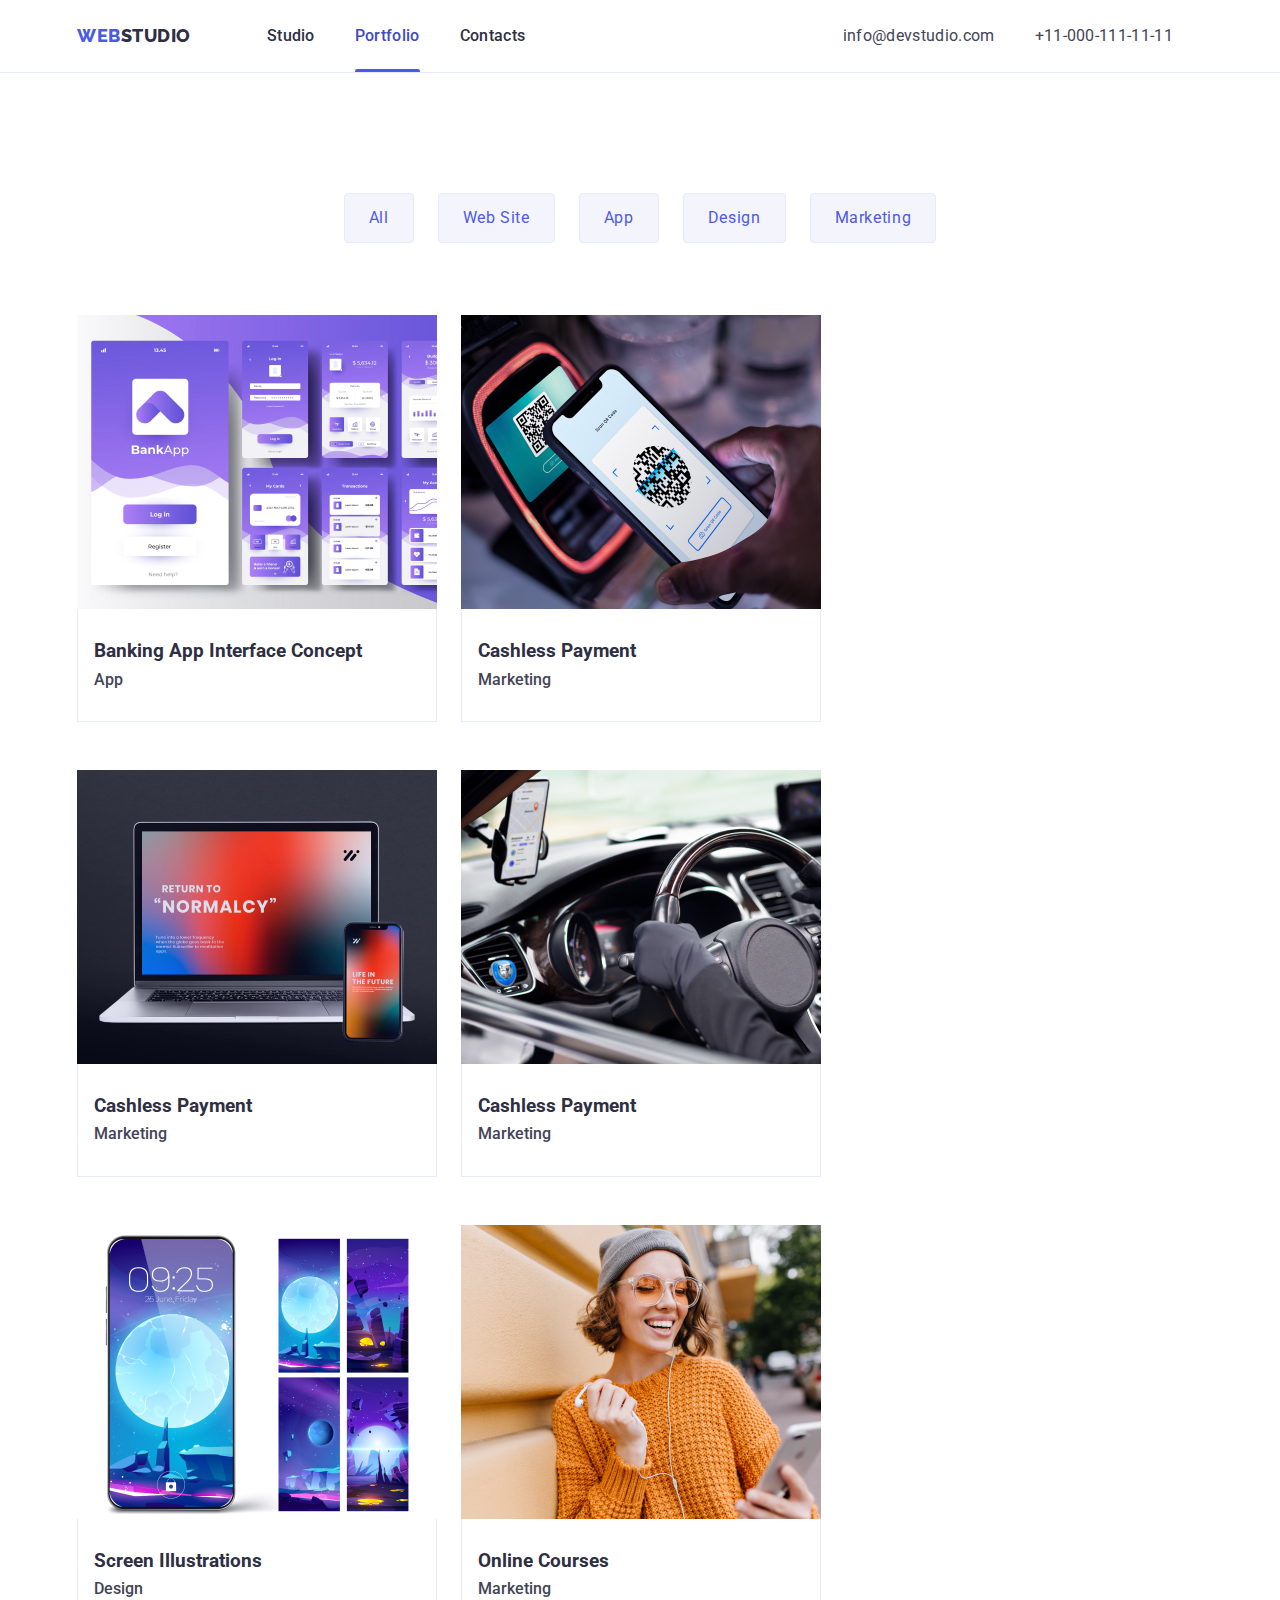
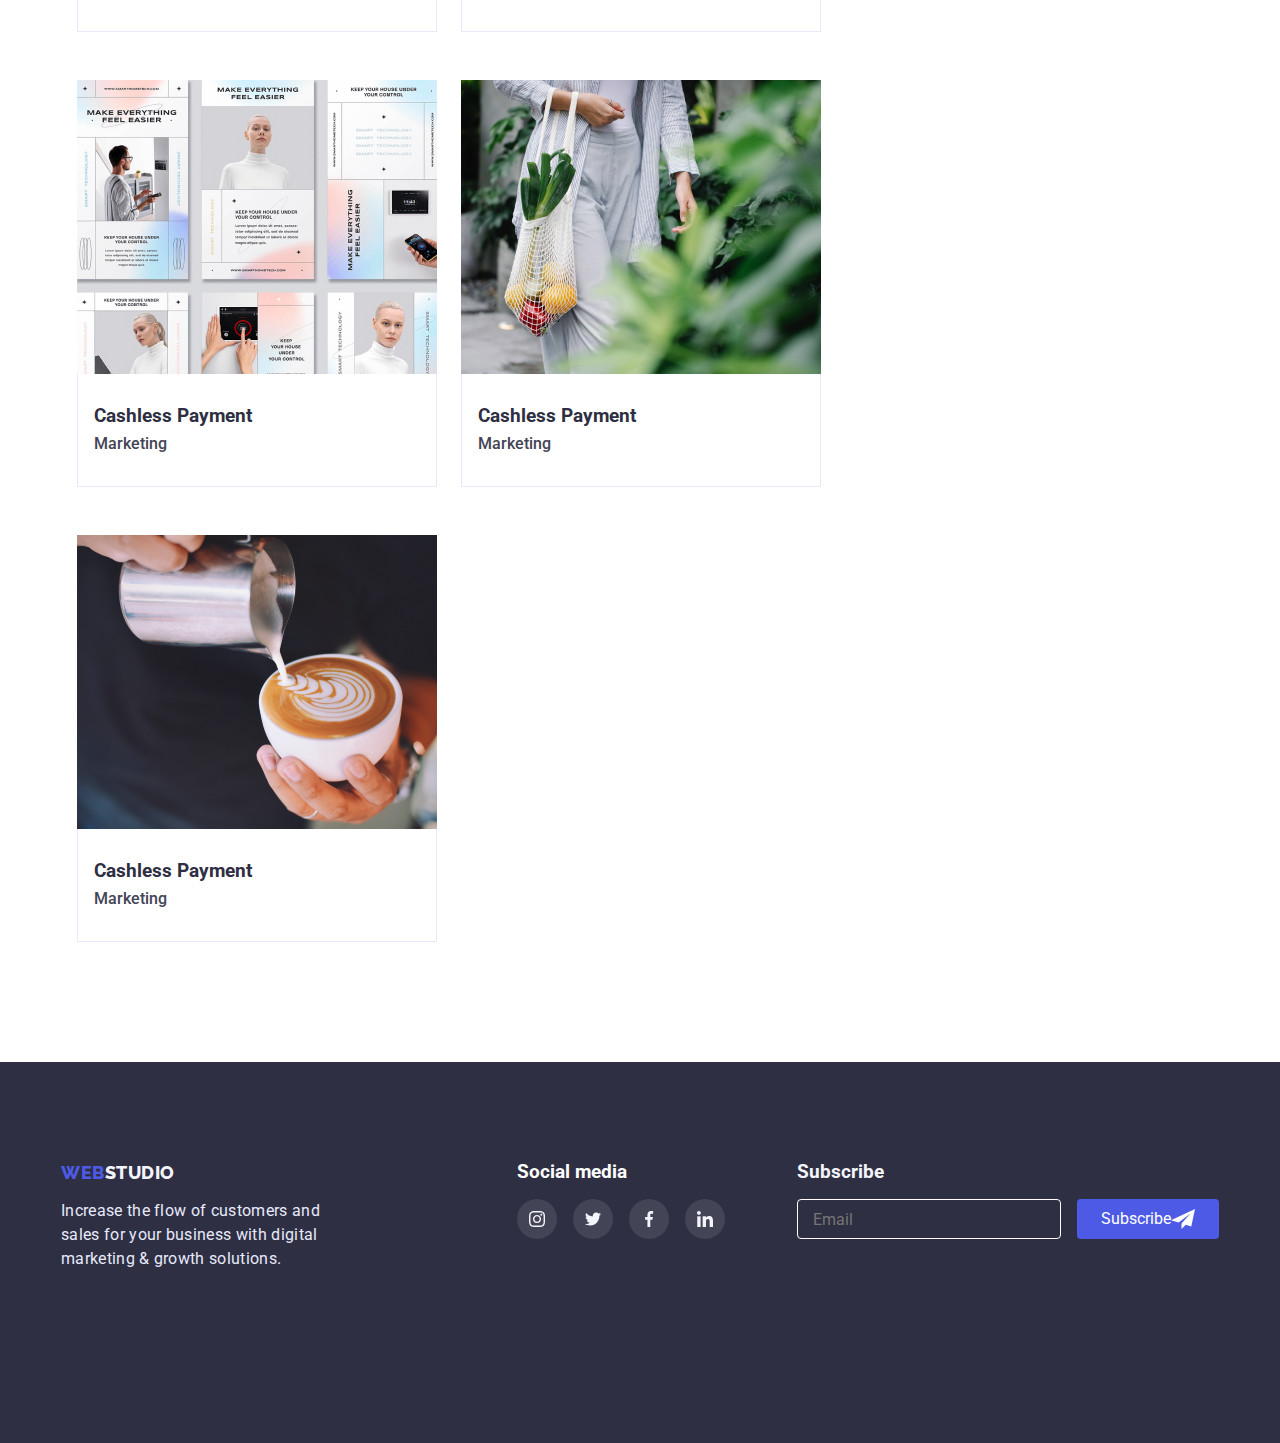
<file: portfolio.html>
<!DOCTYPE html>
<html lang="en">

<head>
  <meta charset="UTF-8" />
  <meta http-equiv="X-UA-Compatible" content="IE=edge" />
  <meta name="viewport" content="width=device-width, initial-scale=1.0" />
  <title>Portfollio</title>
  <link rel="stylesheet"
    href="https://cdnjs.cloudflare.com/ajax/libs/modern-normalize/1.0.0/modern-normalize.min.css" />
  <link rel="preconnect" href="https://fonts.googleapis.com" />
  <link rel="preconnect" href="https://fonts.gstatic.com" crossorigin />
  <link href="https://fonts.googleapis.com/css2?family=Raleway:wght@800&family=Roboto:wght@400;500;700;900&display=swap"
    rel="stylesheet" />
  <link rel="stylesheet" href="./css/style.css" />
</head>

<body>
  <header>
    <div class="header">
      <div class="container header-container">
        <a href="./index.html" class="logo">Web<span>Studio</span></a>
        <nav class="header-menu">
          <ul class="navig_menu list">
            <li>
              <a class=" link-menu" href="./index.html">Studio</a>
            </li>
            <li>
              <a class="activ  link-menu" href="./portfolio.html">Portfolio</a>
            </li>
            <li>
              <a class=" link-menu" href="#">Contacts</a>
            </li>
          </ul>
        </nav>

        <address class="header-adr">
          <ul class="adres_menu">
            <li class="position-adres">
              <a class="address_link mail" href="mailto:info@devstudio.com">info@devstudio.com</a>
            </li>
            <li>
              <a class="address_link tel" href="tel:+11(000)111-11-11">+11-000-111-11-11</a>
            </li>
          </ul>
        </address>
      </div>
    </div>
  </header>
  <main>
    <h1 hidden>section filter adds</h1>
    <section class="project section">
      <div class="container-main-portf container">
        <ul class="portf_navig_container">
          <li>
            <button type="button">All</button>
          </li>
          <li>
            <button type="button">Web Site</button>
          </li>
          <li>
            <button type="button">App</button>
          </li>
          <li>
            <button type="button">Design</button>
          </li>
          <li>
            <button type="button">Marketing</button>
          </li>
        </ul>

        <ul class="card">


          <li class="card-set">
            <a href="#" class="card-n-shad">
              <div class="card-thumb">
                <img class="project-pic" src="./images/port_img/maket_prog.jpg" alt="phone add" width="360px" />
                <div class="overlay">
                  <p class="overlay-text">14 Stylish and User-Friendly App Design Concepts · Task Manager App · Calorie
                    Tracker App · Exotic Fruit Ecommerce App · Cloud Storage App</p>
                </div>
              </div>
              <div class="card-contant link">
                <h3 class="project-title">Banking App Interface Concept</h3>
                <p class="project-text">App</p>
              </div>
            </a>
          </li>


          <li class="card-set">
            <a href="#" class="card-n-shad">
              <div class="card-thumb">
                <img class="project-pic" src="./images/port_img/pay_ph.jpg" alt="phone pay add" width="360" />
                <div class="overlay">
                  <p class="overlay-text">14 Stylish and User-Friendly App Design Concepts · Task Manager App · Calorie
                    Tracker App · Exotic Fruit Ecommerce App · Cloud Storage App</p>
                </div>
              </div>
              <div class="card-contant">
                <h3 class="project-title">Cashless Payment</h3>
                <p class="project-text">Marketing</p>
              </div>
            </a>
          </li>


          <li class="card-set">
            <a href="#" class="card-n-shad">
              <div class="card-thumb">
                <img class="project-pic" src="./images/port_img/compnphon.jpg" alt="phone pay add" width="360" />
                <div class="overlay">
                  <p class="overlay-text">14 Stylish and User-Friendly App Design Concepts · Task Manager App · Calorie
                    Tracker App · Exotic Fruit Ecommerce App · Cloud Storage App</p>
                </div>
              </div>
              <div class="card-contant">
                <h3 class="project-title">Cashless Payment</h3>
                <p class="project-text">Marketing</p>
              </div>
            </a>
          </li>


          <li class="card-set">
            <a href="#" class="card-n-shad">
              <div class="card-thumb">
                <img class="project-pic" src="./images/port_img/auto.jpg" alt="phone pay add" width="360" />
                <div class="overlay">
                  <p class="overlay-text">14 Stylish and User-Friendly App Design Concepts · Task Manager App · Calorie
                    Tracker App · Exotic Fruit Ecommerce App · Cloud Storage App</p>
                </div>
              </div>
              <div class="card-contant">
                <h3 class="project-title">Cashless Payment</h3>
                <p class="project-text">Marketing</p>
              </div>
            </a>
          </li>

          <li class="card-set">
            <a href="#" class="card-n-shad">
              <div class="card-thumb">
                <img class="project-pic" src="./images/port_img/phonemoon.jpg" alt="phone with moon on screen"
                  width="360" />
                <div class="overlay">
                  <p class="overlay-text">14 Stylish and User-Friendly App Design Concepts · Task Manager App · Calorie
                    Tracker App · Exotic Fruit Ecommerce App · Cloud Storage App</p>
                </div>
              </div>
              <div class="card-contant">
                <h3 class="project-title">Screen Illustrations</h3>
                <p class="project-text">Design</p>
              </div>
            </a>
          </li>


          <li class="card-set">
            <a href="#" class="card-n-shad">
              <div class="card-thumb">
                <img class="project-pic" src="./images/port_img/orange_girl.jpg" alt="girl" width="" />
                <div class="overlay">
                  <p class="overlay-text">14 Stylish and User-Friendly App Design Concepts · Task Manager App · Calorie
                    Tracker App · Exotic Fruit Ecommerce App · Cloud Storage App</p>
                </div>
              </div>
              <div class="card-contant">
                <h3 class="project-title">Online Courses</h3>
                <p class="project-text">Marketing</p>
              </div>
            </a>
          </li>


          <li class="card-set">
            <a href="#" class="card-n-shad">
              <div class="card-thumb">
                <img class="project-pic" src="./images/port_img/maket_service.jpg" alt="phone pay add" width="360" />
                <div class="overlay">
                  <p class="overlay-text">14 Stylish and User-Friendly App Design Concepts · Task Manager App · Calorie
                    Tracker App · Exotic Fruit Ecommerce App · Cloud Storage App</p>
                </div>
              </div>
              <div class="card-contant">
                <h3 class="project-title">Cashless Payment</h3>
                <p class="project-text">Marketing</p>
              </div>
            </a>
          </li>


          <li class="card-set">
            <a href="#" class="card-n-shad">
              <div class="card-thumb">
                <img class="project-pic" src="./images/port_img/green_vagitables.jpg" alt="phone pay add" width="360" />
                <div class="overlay">
                  <p class="overlay-text">14 Stylish and User-Friendly App Design Concepts · Task Manager App · Calorie
                    Tracker App · Exotic Fruit Ecommerce App · Cloud Storage App</p>
                </div>
              </div>
              <div class="card-contant">
                <h3 class="project-title">Cashless Payment</h3>
                <p class="project-text">Marketing</p>
              </div>
            </a>
          </li>
          
          <li class="card-set">
            <a href="#" class="card-n-shad">
              <div class="card-thumb">
                <img class="project-pic" src="./images/port_img/coffee.jpg" alt="phone pay add" width="360" />
                <div class="overlay">
                  <p class="overlay-text">14 Stylish and User-Friendly App Design Concepts · Task Manager App · Calorie
                    Tracker App · Exotic Fruit Ecommerce App · Cloud Storage App</p>
                </div>
              </div>
              <div class="card-contant">
                <h3 class="project-title">Cashless Payment</h3>
                <p class="project-text">Marketing</p>
              </div>
            </a>
          </li>


        </ul>

      </div>
    </section>
  </main>
  <footer class="footer">
    <div class="container box_n_box">
        <div class="container-footer">
          <a class="footer-logo logo" href="#">Web<span>Studio</span></a>
          <p class="footer-text text">
            Increase the flow of customers and sales for your business with
            digital marketing & growth solutions.
          </p>
        </div>
        <div class="container-footer">
          <h3 class="soc-media">Social media</h3>
          <ul class="footer-link list footer-stile_ul">

            <li class="footer-stile_li ">
              <a class="bg-link-foot" href="#">
                <svg class="about-icons">
                  <use href="./images/symbol-defs.svg#instagram"></use>
                </svg>
              </a>
            </li>

            <li class="footer-stile_li">
              <a class="bg-link-foot" href="#">
                <svg class="about-icons">
                  <use href="./images/symbol-defs.svg#twitter"></use>
                </svg>
              </a>
            </li>

            <li class="footer-stile_li">
              <a class="bg-link-foot" href="#">
                <svg class="about-icons">
                  <use href="./images/symbol-defs.svg#facebook"></use>
                </svg>
              </a>
            </li>

            <li class="footer-stile_li">
              <a class="bg-link-foot" href="#">
                <svg class="about-icons">
                  <use href="./images/symbol-defs.svg#linkedin"></use>
                </svg>
              </a>
            </li>
          </ul>
        </div>
        <!-- /**
              |============================
              | ______________________________FOOTER SUBSCRIBE
              |============================
        */ -->
        <div class="form-subscrib-blok">
          <h3 class="footer-title">Subscribe</h3>
          <form class="form-foot">
            <input class="input-footer" type="email" placeholder="Email" />
            <button class="sub-button" type="submit">
              Subscribe
              <svg class="subscribe-button-ico" width="24" height="24">
                <use href="./images/symbol-defs.svg#telega"></use>
              </svg>
            </button>
          </form>
        </div>
    </div>
  </footer>

  <div class="mobile-menu js-menu-container">
    <button class="modal-btn js-close-menu" type="button">
      <svg class="modal-icon" width="8" height="8">
        <use href="./images/symbol-defs.svg#close-modal-mark"></use>
      </svg>
    </button>
<div class="navig-modal-menu">
<div class="nav-list-mm">
  <ul class="nav-ul-mm">
    <li class="nav-li-mm">
      <a class="nav-a-mm " href="./index.html">Studio</a>
    </li>
    <li class="nav-li-mm">
      <a class="nav-a-mm activ" href="./portfolio.html">Portfolio</a>
    </li>
    <li class="nav-li-mm">
      <a class="nav-a-mm" href="#">Contacts</a>
    </li>
  </ul>
</div>
<div class="nav-adr-mm">
  <ul class="adres_menu">
    <li class="position-adres">
      <a class="address_link tel" href="tel:+11(000)111-11-11"
        >+11-000-111-11-11</a>
      >
    </li>
    <li>
      <a class="address_link mail" href="mailto:info@devstudio.com"
        >info@devstudio.com</a
      >
    </li>
  </ul>
</div>
<ul class="soc-links-mob list">
  <li class="soc-link">
    <a class="bg-link" href="#">
      <svg class="about-icons">
        <use href="./images/symbol-defs.svg#instagram"></use>
      </svg>
    </a>
  </li>

  <li class="soc-link">
    <a class="bg-link" href="#">
      <svg class="about-icons">
        <use href="./images/symbol-defs.svg#twitter"></use>
      </svg>
    </a>
  </li>

  <li class="soc-link">
    <a class="bg-link" href="#">
      <svg class="about-icons">
        <use href="./images/symbol-defs.svg#facebook"></use>
      </svg>
    </a>
  </li>

  <li class="soc-link">
    <a class="bg-link" href="#">
      <svg class="about-icons">
        <use href="./images/symbol-defs.svg#linkedin"></use>
      </svg>
    </a>
  </li>
</ul>
</div>
</body>

</html>
</file>
<file: css/style.css>
/* ROOT COLOR*/
:root {
  /* Navy blue HEDER*/
  --heading-color: #2e2f42;
  /* LIGHT SLATE*/
  --address-color: #8e8f99;
  /* CLOUD button, hero-text */
  --wight-color: #ffffff;
  /*SLATE*/
  --body-color: #434455;
  /*HOVER LINKS OCEAN*/
  --hover-color: #404bbf;
  /*iris* logo, btn*/
  --btn-color: #4d5ae5;
  --hero-bgc: #2e2f42;
  --foot-focus: rgba(49, 208, 170, 1);
  --transition-duration: 250ms;
  --transition-timing-function: cubic-bezier(0.4, 0, 0.2, 1);
  --model-idx: 100;
  --anim-fast: 300ms ease-in;
}

/**
  |============================
  | _______________ОБЩИЕ СТИЛИ
  |============================
*/
body,
main {
  font-family: 'Roboto', sans-serif;
  font-size: 16px;
  background-color: #ffffff;
}

h2,
h3,
h4,
h5,
h6,
p,
ul {
  margin: 0;
  padding: 0;
}

button {
  cursor: pointer;
  border-radius: 4px;
}

img {
  display: inline;
  max-width: 100%;
  height: auto;
}

/**
  |============================
  | _______________ИНДИВИДУАЛЬНЫЕ СТИЛИ
  |============================
*/
.mail,
.tel {
  padding: 24px 0;
}

.hidden {
  position: absolute;
  width: 1px;
  height: 1px;
  margin: -1px;
  border: 0;
  padding: 0;
  white-space: nowrap;
  clip-path: inset(100%);
  clip: rect(0 0 0 0);
  overflow: hidden;
}

.link {
  text-decoration: none;
}

.list {
  list-style: none;
  margin: 0;
  padding: 0;
}
.img-shad {
  box-shadow: 0px 1px 6px rgba(46, 47, 66, 0.08),
    0px 1px 1px rgba(46, 47, 66, 0.16), 0px 2px 1px rgba(46, 47, 66, 0.08);
}

.container {
  max-width: 480px;
  padding: 0 16px;
  margin: 0;
  margin-left: auto;
  margin-right: auto;
  overflow: hidden;
}

@media screen and (min-width: 480px) {
  .container {
    max-width: 460px;
    margin-left: auto;
    margin-right: auto;
    overflow: hidden;
  }
}
@media screen and (min-width: 768px) {
  .container {
    max-width: 736px;
    padding-left: 16px;
    padding-right: 16px;
    margin-left: auto;
    margin-right: auto;
  }
}
@media screen and (min-width: 1200px) {
  .container {
    max-width: 1158px;
    padding-left: 16px;
    padding-right: 16px;
  }
}

section {
  padding: 120px 0;
}

/**
  |============================
  | HEDDER>>>>>>>>>>>>>>>>>> 
   __________________________LOGO + NAV + ADDRESS
  |============================
*/
.header-container {
  display: flex;
  align-items: center;
  justify-content: space-between;
}

.header {
  border-bottom: 1px solid #e7e9fc;
  box-shadow: 0px 2px 1px rgba(46, 47, 66, 0.08),
    0px 1px 1px rgba(46, 47, 66, 0.16), 0px 1px 6px rgba(46, 47, 66, 0.08);
}

/*>>>>>>>>>>>>>>>>>>>>>>>>>>>>>>>>>>>LOGO */
.logo {
  font-family: 'Raleway';
  font-weight: 800;
  font-size: 18px;
  line-height: 1.33;
  letter-spacing: 0.03em;
  text-transform: uppercase;
  color: #4d5ae5;
  text-decoration: none;
  padding: 24px 0;
  
}
@media screen and (min-width: 768px) {
  .logo {
    margin-right: 76px;
  }
}
@media screen and (min-width: 1200px) {
  .logo {
    margin-right: 76px;
  }
}

.logo span {
  color: #2e2f42;
}

/*>>>>>>>>>>>>>>>>>>>>>>>>>>>>>>>>>>>>>>>>NAVIGATION */
.link-menu {
  position: relative;
  letter-spacing: 0.02em;
  font-weight: 500;
  line-height: 1.5;
  color: var(--heading-color);
  display: inline-flex;
  padding: 24px 0;
  text-decoration: none;
  transition-property: color;
  transition-duration: var(--transition-duration);
  transition-timing-function: var(--transition-timing-function);
}

.activ::after {
  position: absolute;
  bottom: -1px;
  content: '';
  width: 100%;
  height: 4px;
  background-color: #4d5ae5;
  border-radius: 4px;
}

.activ:hover {
  color: var(--hover-color);
}
.link-menu:hover,
.link-menu:focus {
  color: var(--hover-color);
}

.burger_btn {
  border: none;
  fill: transparent;
}
@media screen and (min-width: 768px) {
  .burger_btn {
    display: none;
  }
}
@media screen and (min-width: 1200px) {
  .burger_btn {
    display: none;
  }
}

.burger_svg {
}
.burger_use {
  stroke: rgba(46, 47, 66, 1);
}

.header-menu li:not(:last-child) {
}
.header-menu {
  display: none;
}
@media screen and (min-width: 480px) {
  .header-menu {
  }
}
@media screen and (min-width: 768px) {
  .header-menu {
    display: flex;
  }
}
@media screen and (min-width: 1200px) {
  .header-menu {
    display: flex;
    gap: 10;
  }
}

.navig_menu {
  display: inline-flex;
  gap: 40px;
}

.adres_menu {
  list-style: none;
  padding-right: 30px;
  flex-direction: row;

}@media screen and (min-width: 480px) {
  .adres_menu {
    list-style: none;
    display: flex;
    margin-left: auto;
    flex-direction:column ;
  }}
@media screen and (min-width: 768px) {
  .adres_menu {
    list-style: none;
    display: flex;
    margin-left: auto;
    flex-direction:column ;
  }
  }
  @media screen and (min-width: 1200px) {
    .adres_menu {
      list-style: none;
      flex-direction: row;
      row-gap: 40px;
  }
  }


/* >>>>>>>>>>>>>>>>>>>>>>>>>>>>>>>>>>>>>>ADDRESS*/
.activ {
  color: var(--hover-color);
}

.header-adr {
  
  display: none;
}
@media screen and (min-width: 768px) {
  .header-adr {
    margin-left: auto;
    display: flex;
  }
}
@media screen and (min-width: 1200px) {
  .header-adr {
    margin-left: auto;
    display: flex;
    
  }
}

@media only screen and (min-width: 1200px) {
  .position-adres {
    margin-right: 40px;
  }
} {
  
}

.address_link {
  line-height: 1.5;
  letter-spacing: 0.02em;
  color: var(--body-color);
  font-style: normal;
  text-decoration: none;
  transition-property: color;
  transition-duration: var(--transition-duration);
  transition-timing-function: var(--transition-timing-function);
}

.address_link:hover,
.address_link:focus {
  color: #404bbf;
}
.backdrop_men {
  position: fixed;
  top: 0;
  width: 100%;
  height: 100%;
  background-color: rgba(0, 0, 0, 0.3);
}
.mobile-menu {
  position: fixed;
  top: 0;
  left: 0;
  transform: translateX(100%);
  transition: 600ms;

  width: 100%;
  height: 100%;

  z-index: 10;
  padding: 72px 24px 24px 24px;

  background-color: #fff;
}
.mobile-menu.is-open {
  transform: translateX(0);
}
.navig-modal-menu {
  display: flex;
  flex-wrap: nowrap;
  flex-direction: column;
  align-items: flex-start;
  justify-content: space-between;
  height: 100%;
}
.nav-list-mm {
  width: 100%;
  color: rgba(46, 47, 66, 1);
font-weight: 700;
font-size: 36px;
line-height: 1.1;
letter-spacing: 0.02em;
transition: color 250ms 
}
.nav-ul-mm {
  list-style: none;
  display: flex;
  flex-direction: column;
  row-gap: 40px;
  align-items: flex-start;
}
.address_link_mob{
  text-decoration: none;
}
.address_link_mob.tel {
  width: 100%;
font-weight: 700;
font-size: 36px;
line-height: 1.1;

letter-spacing: 0.02em;
color: #404BBF;
 
}
.address_link_mob.mail {
font-weight: 500;
font-size: 20px;
line-height: 1.2;
letter-spacing: 0.02em;
color: #434455;
}

.nav-li-mm:focus{
  color: #404BBF;
}
.nav-li-mm:active{
  color: #404BBF;
}
.nav-a-mm{
  text-decoration: none;
}
.nav-adr-mm {
  width: 100%;
}
.adres_menu_mob {
  display: flex;
  flex-direction: column;
  row-gap: 40px;
}
.soc-links-mob{
  display: flex;
  column-gap: 40px;
  margin-top: 48px;
  justify-content: space-between;
}
.position-adres {
}
.address_link {
}
.mail {
}
.tel {
}
.nav-soc-mmenu {
  display: flex;
    width: 100%;
    justify-content: center;
    flex-direction: row;
    align-items: center;
    column-gap: 56px;
}
.ul-nav-modal {
  list-style:none;
}
.li-nav-modal {
}
.a-nav-modal {
}
.about-icons {
}
/**
  |============================
  | >>>>>>>>>>>>>>>>>>>>>>>>>>>>>>>>>>>>>>>>>>>BLOCK HERO
  |============================
  */
.hero {
  background-color: var(--hero-bgc);
  background-image: linear-gradient(
      rgba(46, 47, 66, 0.7),
      rgba(46, 47, 66, 0.7)
    ),
    url('../images/ourteam/mobile-photo/hero-mob.jpg');
  background-size: cover;
  background-repeat: no-repeat;
  max-width: 1440px;
  padding: 112px 0;
  margin: 0 auto;
  text-align: center;
}
@media (min-device-pixel-ratio: 2),
  (min-resolution: 192dpi),
  (min-resolution: 2dppx) {
  .hero {
    background-image:linear-gradient(
      rgba(46, 47, 66, 0.7),
      rgba(46, 47, 66, 0.7)), 
      url('../images/ourteam/mobile-photo/hero-mob@2x.jpg');
  }
}
@media screen and (min-width: 481px) {
  .hero {
    padding: 188px 0;
    background-image: linear-gradient(
        rgba(46, 47, 66, 0.7),
        rgba(46, 47, 66, 0.7)
      ),
      url('../images/ourteam/tablet_photo/hero_tab.jpg');
    
  }
  @media (min-device-pixel-ratio: 2),
  (min-resolution: 192dpi),
  (min-resolution: 2dppx) {
  .hero {
    padding: 188px 0;
    background-image:linear-gradient(
      rgba(46, 47, 66, 0.7),
      rgba(46, 47, 66, 0.7)), 
      url('../images/ourteam/tablet_photo/hero_tab@2x.jpg');
  }
}
}
@media screen and (min-width: 769px) {
  .hero {
    background-image: linear-gradient(
        rgba(46, 47, 66, 0.7),
        rgba(46, 47, 66, 0.7)
      ),
      url('../images/ourteam/bg-images.jpg');
   
  }
@media (min-device-pixel-ratio: 2),
  (min-resolution: 192dpi),
  (min-resolution: 2dppx) {
  .hero {
    max-width: 1440px;
  padding: 188px 0;
    background-image:linear-gradient(
      rgba(46, 47, 66, 0.7),
      rgba(46, 47, 66, 0.7)), 
      url('../images/ourteam/bg-images@x2.jpg');
  }
}
}


.herotitle {
  display: block;
  flex-direction: column;
  line-height: 1.07;
  color: var(--wight-color);
  font-weight: 700;
  font-size: 36px;
  margin: 0 auto;
  width:320px
}
@media screen and (min-width: 480px) {
  .herotitle {
    width: 320px;
    font-size: 36px;
    line-height: 1.11;
    text-transform: capitalize;
    padding: 0 auto;
    font-weight: 700;
  }
}
@media screen and (min-width:1200px) {
  .herotitle {
    width: 496px;
    font-size: 52px;
   
  }
}

.herobtn {
  font-weight: 500;
  line-height: 1.5;
  letter-spacing: 0.04em;
  color: var(--wight-color);
  background: var(--btn-color);
  cursor: pointer;
  font-size: 16px;
  margin-top: 48px;
  padding: 16px 32px;
  border: none;
  transition-property: color, background;
  transition-duration: var(--transition-duration);
  transition-timing-function: var(--transition-timing-function);
}

.herobtn:hover,
.herobtn:focus {
  background: var(--hover-color);
}

/**
  |============================
  | >>>>>>>>>>>>>>>>>>>>>>>>>>>>>>>>>>>>>>>>>>>MODAL ICON
  |============================
  */
.backdrop {
  position: fixed;
  top: 0;
  width: 100%;
  height: 100%;
  background-color: rgba(0, 0, 0, 0.3);

  transition: opacity var(--anim-fast), visibility var(--anim-fast);
}

.modal {
  position: absolute;
  top: 50%;
  left: 50%;
  transform: translateX(-50%) translateY(-50%);
  z-index: var(--model-idx);

  padding: 72px 24px 24px 24px;
  width: 408px;

  opacity: 1;
  visibility: visible;

  background-color: #fff;
  border-radius: 4px;
  box-shadow: 0px 2px 1px 0px rgba(0, 0, 0, 0.2),
    0px 1px 3px 0px rgba(0, 0, 0, 0.12), 0px 1px 1px 0px rgba(0, 0, 0, 0.14);

  transition: opacity 300ms cubic-bezier(0, 1.09, 0.55, 1.33) 300ms,
    transform 300ms cubic-bezier(0, 1.09, 0.55, 1.33) 300ms;
}
@media screen and (min-width: 1200px) {
  .modal {
    width: 392px;
  }
}

.backdrop.is-hidden .modal {
  opacity: 0;
  transform: translateX(-50%) translateY(-50%) scale(0.3);
}

.backdrop.is-hidden {
  opacity: 0;
  visibility: hidden;
  pointer-events: none;
}

.modal-btn {
  position: absolute;
  top: 24px;
  right: 24px;
  width: 24px;
  height: 24px;
  display: flex;
  align-items: center;
  justify-content: center;

  border-radius: 50%;
  background: #e7e9fc;
  border: 1px solid rgba(0, 0, 0, 0.1);
  transition-property: color, background, fill;
  transition-duration: var(--transition-duration);
  transition-timing-function: var(--transition-timing-function);
}

.modal-btn:hover {
  background: rgba(77, 90, 229, 1);
  border-radius: 50%;
  fill: #fff;
}

/**
  |============================
  | >>>>>>>>>>>>>>>>>>>>>>>>>>>>>>>>>>>>>>>>>>>MODAL ICON
  |============================
  */
.modal-title {
  display: block;
  text-align: center;
  width: 100%;
  font-weight: 500;
  line-height: 1.5;
  letter-spacing: 0.02em;
  margin-bottom: 16px;
}

.modal-form {
  display: flex;
  flex-direction: column;
}

.modal-form-label {
  color: #8e8f99;
  margin: top 8px;
  margin-bottom: 4px;
  padding: 0;
  font-weight: 400;
  font-size: 12px;
  line-height: 0.8;
  color: #8b8e99;
  letter-spacing: 0.04em;
  margin-bottom: 4px;
}

.modal-form-message:hover {
  border-color: rgba(77, 90, 229, 1);
}

.modal-form-group {
  position: relative;
  border-radius: 4px;
}

.modal-form-field {
  padding-left: 42px;
  width: 100%;
  height: 40px;
  border: 1px solid rgba(46, 47, 66, 0.4);
  color: #2e2f42;
  border-radius: 4px;
  margin-bottom: 8px;
  transition: border-color var(--anim-fast) var(--transition-timing-function);
  outline: transparent;
  transition: border-color 250ms cubic-bezier(0.4, 0, 0.2, 1);
}

.modal-form-field:focus,
.modal-form-field:hover {
  border-color: rgba(77, 90, 229, 1);
}

.modal-form-icon {
  position: absolute;
  top: 8px;
  left: 10px;

  transition: fill 250ms cubic-bezier(0.4, 0, 0.2, 1);
}

.modal-form-field:focus + .modal-form-icon,
.modal-form-field:hover + .modal-form-icon {
  fill: rgba(77, 90, 229, 1);
}

.modal-form-message {
  border: 1px solid rgba(46, 47, 66, 0.4);
  border-radius: 4px;
  border-radius: 4px;
  margin-bottom: 8px;
  transition: border 250ms cubic-bezier(0.4, 0, 0.2, 1);
  outline: transparent;
  width: 100%;
  height: 120px;
  resize: none;
  padding: 8px 16px;
}

.modal-form-message:focus {
  outline: transparent;
  border-color: #4d5ae5;
}

.modal-checkbox {
  margin-top: 16px;
  margin-bottom: 26px;
  display: flex;
  row-gap: 10px;
  flex-direction: column;
}

.modal-checkbox-label {
  display: flex;
  width: 100%;
  gap: 8px;
}

.modal-checkbox-custom {
  display: flex;
  width: 16px;
  height: 16px;
  align-items: center;
  justify-content: center;
  border: 1px solid rgba(46, 47, 66, 0.4);
  border-radius: 2px;
  color: transparent;
  transition: color 250ms cubic-bezier(0.4, 0, 0.2, 1),
    background-color 250ms cubic-bezier(0.4, 0, 0.2, 1);
}

.modal-checkbox-custom:focus,
.modal-checkbox-custom:hover {
  box-shadow: 0 0 0 3px rgba(0, 0, 0, 0.12);
}

.modal-checkbox-input:checked + .modal-checkbox-label > .modal-checkbox-custom {
  color: #e7e9fc;
  background-color: #404bbf;
}

.modal-checkbox-icon {
  fill: currentColor;
}

.modal-form-checed-text {
  font-size: 12px;
  line-height: 1.17em;
  letter-spacing: 0.04em;
  color: #2e2f42;
}

.modal-form-agreement-link {
  color: #4d5ae5;
}

.modal-form-btn {
  margin: 0 auto;
  align-items: center;
  justify-content: center;
}

.btn {
  display: block;

  padding: 16px 32px;
  line-height: 1.5;
  letter-spacing: 0.04em;

  width: 169px;
  height: 56px;
  border: 0;
  color: var(--wight-color);
  background: rgba(77, 90, 229, 1);
  box-shadow: 0px 4px 4px rgba(0, 0, 0, 0.15);
  border-radius: 4px;
  transition: background var(--anim-fast) var(--transition-timing-function);
}

.modal-form-btn:hover,
.modal-form-btn:focus {
  background-color: rgba(64, 75, 191, 1);
}
/**
  |============================
  | >>>>>>>>>>>>>>>>>>>>>>>>>>>>>>>>>>>>>>>>>>>END MODAL ICON
  |============================
  */

/*>>>>>>>>>>>>>>>>>>>>>>>>>>>>>>>>>>>>>>>>MOTIVATION SECTION*/
.motivation.section {
  padding-top: 96px;
}
@media only screen and (min-width: 480px) {
  .motivation.section {
    padding-top: 96px;
    
  }
}
@media only screen and (min-width: 768px) {
  .motivation.section {
    padding-top: 96px;
  }
}
@media only screen and (min-width: 1200px) {
  .motivation.section {
    padding-top: 96px;
    padding-bottom: 0;
  }
}

.motivation-icon {
  display: flex;
  justify-content: center;
  align-items: center;
  background-color: #f4f4fd;
  border-radius: 4px;
  height: 112px;
  margin-bottom: 8px;
}
.motivation-icon {
  display: none;
}
@media only screen and (min-width: 480px) {
  .motivation-icon {
    display: none;
  }
}
@media only screen and (min-width: 768px) {
  .motivation-icon {
    display: none;
  }
}
@media only screen and (min-width: 1200px) {
  .motivation-icon {
    display: flex;
    width: 100%;
  }
}

.container-m {
  display: flex;
  box-sizing: border-box;
  list-style: none;
  flex-direction: column;
  gap: 72px;
}
@media screen and (min-width: 480px) {
  .container-m {
    box-sizing: border-box;
    list-style: none;
    flex-direction: column;
    gap: 72px;
  }
}
@media screen and (min-width: 768px) {
  .container-m {
    flex-wrap: wrap;
    flex-direction: row;
    row-gap: 72px;
    column-gap: 24px;
  }
}
@media screen and (min-width: 1200px) {
  .container-m {
    justify-content: center;
    align-items: center;
  }
}

.weig_li {
  display: flex;
  flex-direction: column;
  align-items: center;
}
@media screen and (min-width: 480px) {
  .weig_li {
    max-width: 460px;
}}
@media screen and (min-width: 768px) {
  .weig_li {
    
    width: 340px;
  
  }
}
@media screen and (min-width: 1200px) {
  .weig_li {
    flex-basis: calc((100% - 24px * 3) / 4);
  }
}

.motivation.title {
  color: var(--heading-color);
  align-items: center;
  justify-content: center;
  font-family: 'Roboto';
  font-style: normal;
  font-weight: 700;
  font-size: 36px;
  line-height: 1.1;
  text-align: center;
  letter-spacing: 0.02em;
}
@media screen and (min-width: 480px) {
  .motivation.title {
    justify-content: center;
    font-weight: 700;
    font-size: 36px;
    line-height: 1.1;
    text-align: center;
    letter-spacing: 0.02em;
  }
}
@media screen and (min-width: 768px) {
  .motivation.title {
    font-weight: 700;
    font-size: 36px;
    line-height: 1.1;
    letter-spacing: 0.02em;
    text-transform: capitalize;
    justify-content: flex-start;
  }
}
@media screen and (min-width: 1200px) {
  .motivation.title {
    font-weight: 500;
    font-size: 20px;
    line-height: 1.2;
    color: var(--heading-color);
    letter-spacing: 0.02em;
    margin-bottom: 8px;
  }
}

.motivation.text {
  width: 100%;
  align-items: flex-start;

  font-weight: 500;
  font-size: 16px;
  line-height: 1.5;
  /* or 150% */

  letter-spacing: 0.02em;
  color: #434455;
  padding: 0 10px;
}
@media screen and (min-width: 480px) {
  .motivation.text {
    width: 100%;
    align-items: center;
    font-weight: 500;
    font-size: 16px;
    line-height: 1.5;
    letter-spacing: 0.02em;
    color: #434455;
    padding: 0 auto;
  }
}
@media screen and (min-width: 768px) {
  .motivation.text {
    width: 100%;
  }
}
@media screen and (min-width: 1200px) {
  .motivation.text {
    width: 100%;
    line-height: 1.5;
    color: var(--body-color);
    letter-spacing: 0.02em;
    font-weight: 400;
  }
}

.section-title {
  font-size: 36px;
  line-height: 1.11;
  text-align: center;
  letter-spacing: 0.02em;
  color: var(--heading-color);
  margin-bottom: 70px;
  justify-content: center;
}

/* >>>>>>>>>>>>>>>>>>HIDDEN>>>>>>>>>>>>>>>>>>>>>>>>>>Our Services*/
.wawdoing.section {
  display: none;
}
@media screen and (min-width: 480px) {
  .wawdoing.section {
    display: none;
  }
}
@media screen and (min-width: 768px) {
  .wawdoing.section {
    display: none;
  }
}
@media screen and (min-width: 1200px) {
  .wawdoing.section {
    display: block;
    margin: 0 0;
  }
}

.container-wawdoing {
  display: flex;
  list-style: none;
  flex-direction: row;
  box-sizing: border-box;
  width: 1158px;
  margin-left: auto;
  margin-right: auto;
  justify-content: space-between;
  align-items: flex-start;
}

.weig_li_waw {
  width: 360px;
}
/* >>>>>>>>>>>>>>>>>>>>>>>>>>>>>>>>>>>>>>>>>>>>Our Services*/

/* >>>>>>>>>>>>>>>>>>>>>>>>>>>>>>>>>>>>>>>>>>>Our TEAM*/
.team {
  background-color: #f4f4fd;
  padding: 120px 0;
}

.team-photo {
  display: block;
  width: 264px;
}

.icon_link {
  fill: #2e2f42;
  display: flex;
}

.container-team-card {
  display: flex;
  
  flex-direction: column;
  justify-content: center;
  text-align: center;
  align-items: center;
  row-gap: 72px;
  list-style: none;
}
@media only screen and (min-width: 480px) {
  .container-team-card {
    width: 100%;
    flex-direction: column;
    justify-content: center;
    align-items: center;
    row-gap: 72px;
  }
}
@media only screen and (min-width: 768px) {
  .container-team-card {
    width: 100%;
    flex-direction: row;
    flex-wrap: wrap;
    gap: 24px;
    justify-content: center;
    align-items: center;
    row-gap: 72px;
  }
}
@media only screen and (min-width: 1200px) {
  .container-team-card {
    width: 1158px;
    display: flex;
    list-style: none;
    flex-wrap: nowrap;
    justify-content: space-evenly;
    text-align: center;
  }
}

.team-list {
  background: #ffffff;
}

.team-list :not(:last-child) {
  margin: 0;
}

.team-name {
  font-weight: 500;
  font-size: 20px;
  line-height: 1.2;
  letter-spacing: 0.02em;
  color: var(--heading-color);
  margin-bottom: 8px;
}

.team-job {
  line-height: 1.5;
  letter-spacing: 0.02em;
  color: var(--body-color);
}

.soc-links {
  display: flex;
  justify-content: space-around;
  align-items: center;
  cursor: pointer;
  background-size: contain;
  margin-top: 8px;
}

.bg-link {
  display: flex;
  width: 100%;
  height: 100%;
  align-items: center;
  justify-content: center;
  border-radius: 50%;
  background-color: #4d5ae5;
  cursor: pointer;
  transition-property: background-color;
  transition-duration: var(--transition-duration);
  transition-timing-function: var(--transition-timing-function);
}

.bg-link:hover,
.bg-link:focus {
  background: var(--hover-color);
}

.about-icons {
  background-position-y: center;
  width: 16px;
  height: 16px;
}

.soc-link {
  width: 40px;
  height: 40px;
}


/* UL - spisok svg */
.customers-comp {
  display: flex;
  flex-wrap: wrap;
  justify-content: center;
  row-gap: 72px;
  column-gap: 16px;
}

/* li */

/* a - ssylka */
.comp-ico-link {
  display: flex;
  width: 100%;
  height: 100%;
  padding: 16px 32px;
  border: 1px solid var(--address-color);
  border-radius: 4px;
  fill: var(--address-color);
  outline: transparent;

  transition-property: border, fill;
  transition-duration: var(--transition-duration);
  transition-timing-function: var(--transition-timing-function);
}

.comp-ico-link:hover,
.comp-ico-link:focus {
  border: 1px solid var(--hover-color);
  fill: var(--hover-color);
}

/* 
  |============================
  | >>>>>>>>>>>>>>FOOTER>>>
  |============================
 */
.footer {
  background-color: var(--heading-color);
  padding: 100px 0;
}

.box_n_box {
  display: flex;
  flex-wrap: wrap;
  align-content: center;
  flex-direction: column;
}

@media screen and (min-width: 480px) {
  .box_n_box {
    display: flex;
    flex-wrap: nowrap;
    align-content: center;
    flex-direction: column;
  }
}
@media screen and (min-width: 768px) {
  .box_n_box {
    display: flex;
    flex-wrap: wrap;
    align-content: flex-start;
    flex-direction: row;
    justify-content: space-between;
  }
}
@media screen and (min-width: 1200px) {
  .box_n_box {
    display: flex;
    flex-wrap: nowrap;

    flex-direction: row;
    margin: 0 auto;
    padding: 0;
  }
}
.soc-media {
  color: var(--wight-color);
  margin-bottom: 16px;
}

.footer-stile_li {
  width: 40px;
  height: 40px;
}

.footer-stile_ul {
  display: flex;
  gap: 16px;
  margin-bottom: 72px;
}

.container-footer {
  display: flex;
  align-items: center;
  flex-direction: column;
  flex-wrap: nowrap;
  
}
@media screen and (min-width: 768px) {
  .container-footer {
    display: flex;
    align-items: flex-start;
    flex-direction: column;
    flex-wrap: wrap;
  }
}
@media screen and (min-width: 1200px) {
  .container-footer {
    display: flex;
    align-items: flex-start;
    flex-direction: column;
    flex-wrap: nowrap;
  }
}

.bg-link-foot {
  display: flex;
  width: 100%;
  height: 100%;
  align-items: center;
  justify-content: center;
  border-radius: 50%;
  background-color: rgba(255, 255, 255, 0.1);
  transition-property: background-color;
  transition-duration: var(--transition-duration);
  transition-timing-function: var(--transition-timing-function);
}

.bg-link-foot:hover,
.bg-link-foot:focus {
  background: var(--foot-focus);
}

.footer-logo {
  display: inline-block;
  line-height: 21px;
  letter-spacing: 0.03em;
  text-transform: uppercase;
  color: var(--btn-color);
  text-decoration: none;
  padding: 0;
  margin: 0 0 16px 0;
}

.footer-logo span {
  color: #f4f4fd;
}

.footer-text {
  line-height: 1.5;
  letter-spacing: 0.02em;
  color: #e7e9fc;
  width: 264px;
  margin-bottom: 72px;
}
@media only screen and (min-width: 1200px) {
  .footer-text {
    margin-right: 120px;
  }
}

/* 
  |============================
  | >>>>>>>>>>>>>>FOOTER>>>suscribe
  |============================
 */
.form-subscrib-blok {
  display: flex;
  flex-direction: column;
  align-items: center;
}

@media screen and (min-width: 480px) {
  .form-subscrib-blok {
    display: flex;
    flex-direction: column;
    align-items: center;
  }
}
@media screen and (min-width: 768px) {
  .form-subscrib-blok {
    display: flex;
    flex-direction: column;
    align-items: flex-start;
  }
}

.form-foot {
  margin-left: auto;
  display: flex;
  flex-direction: column;
  align-items: center;
}

@media only screen and (min-width: 480px) {
  .form-foot {
    display: flex;
    flex-direction: column;
    margin-left: 0;
    width: 100%;
    align-items: center;
    gap: 16px;
  }
}
@media only screen and (min-width: 768px) {
  .form-foot {
    display: flex;
    flex-direction: row;
    margin-left: 0;
    width: 100%;
    align-items: center;
    gap: 16px;
  }
}

.footer-title {
  color: #f4f4fd;
  margin-bottom: 16px;
}

.input-footer {
  outline: transparent;
  color: white;
  padding-left: 15px;
  height: 40px;
  width: 398px;
  background-color: #2e2f42;
  border: 1px solid #ffffff;
  /* filter: drop-shadow(0px 4px 4px rgba(0, 0, 0, 0.15)); */
  border-radius: 4px;
  margin-right: 24px;
  transition: border-color var(--anim-fast);
}
@media only screen and (min-width: 480px) {
  .input-footer {
    width: 398px;
    margin: 0;
  }
}@media only screen and (min-width: 768px) {
  .input-footer {
    width: 264px;
    margin: 0;
  }
}
.sub-button {
  border: none;
  display: flex;
  flex-direction: row;
  justify-content: center;
  align-items: center;
  padding: 8px 24px;
  row-gap: 16px;
  margin-top: 15p;
  background: rgba(77, 90, 229, 1);
  color: var(--wight-color);
  transition: background 250ms cubic-bezier(0.4, 0, 0.2, 1);
}

@media only screen and (max-width: 480px) {
  .sub-button {
    width: 163px;
    align-items: center;
    gap: 16px;
  }
}

.sub-button:hover,
.sub-button:focus {
  background: rgba(64, 75, 191, 1);
}

.subscribe-button-ico {
  fill: var(--wight-color);
}

/*>>>>>>>>>>>>>>>>>>>>>>>>>>>>>>>>>>>>>>>>>>>>>>>>>>>>>>>>>>>>>>>>PROGECT LIST( NAVIGATION IN HEADER)*/

.container-main-portf {
  display: flex;
  box-sizing: border-box;
  width: 1158px;
  margin-left: auto;
  margin-right: auto;
  flex-direction: column;
  align-items: center;
  justify-content: center;
}

.portf_navig_container {
  display: inline-flex;
  row-gap: 20px;
  justify-content: center;
  column-gap: 24px;
  margin-bottom: 72px;
}

.portf_navig_container li {
  padding: 0px;
}

.portf_navig_container button {
  display: flex;
  flex-direction: row;
  align-items: flex-start;
  padding: 12px 24px;
  gap: 24%;
}

.card {
  display: flex;
  flex-wrap: wrap;
  column-gap: 24px;
  row-gap: 48px;
}

.card-contant {
  font-weight: 500;
  padding: 32px 16px;
  border-left: 1px solid #e7e9fc;
  border-right: 1px solid #e7e9fc;
  border-bottom: 1px solid #e7e9fc;
}

.card-thumb {
  position: relative;
  max-height: 294px;
  overflow: hidden;
}

.overlay {
  position: absolute;
  top: 0;
  left: 0;
  width: 100%;
  height: 100%;
  padding: 64px 24px;
  background: var(--btn-color);
  transform: translateY(150%);
  transition-property: transform;
  transition-duration: var(--transition-duration);
  transition-timing-function: var(--transition-timing-function);
}

.overlay-text {
  font-family: 'Roboto';
  font-style: normal;
  font-weight: 400;
  font-size: 16px;
  line-height: 24px;
  letter-spacing: 0.02em;
  color: #f4f4fd;
}

.card-n-shad:hover .overlay,
.card-n-shad:focus .overlay {
  transform: translateY(0);
}

.project-text {
  margin-top: 8px;
}

.project li {
  list-style: none;
}

.project button {
  background: #f4f4fd;
  border: 1px solid #e7e9fc;
  border-radius: 4px;
  font-family: 'Roboto';
  font-size: 16px;
  line-height: 1.5;
  display: flex;
  align-items: center;
  text-align: center;
  letter-spacing: 0.04em;
  color: var(--btn-color);
  transition-property: color, background, border;
  transition-duration: var(--transition-duration);
  transition-timing-function: var(--transition-timing-function);
}

.project button:hover,
.project button:focus {
  background: var(--hover-color);
  color: var(--wight-color);
}

.card-n-shad {
  text-decoration: none;
  display: block;
  outline: transparent;
  color: var(--body-color);
  transition-property: color;
  transition-duration: var(--transition-duration);
  transition-timing-function: var(--transition-timing-function);
}

.card-n-shad:hover,
.card-n-shad:focus {
  box-shadow: 0px 1px 6px rgba(46, 47, 66, 0.08),
    0px 1px 1px rgba(46, 47, 66, 0.16), 0px 2px 1px rgba(46, 47, 66, 0.08);
}

.project-title {
  color: var(--heading-color);
}
</file>
